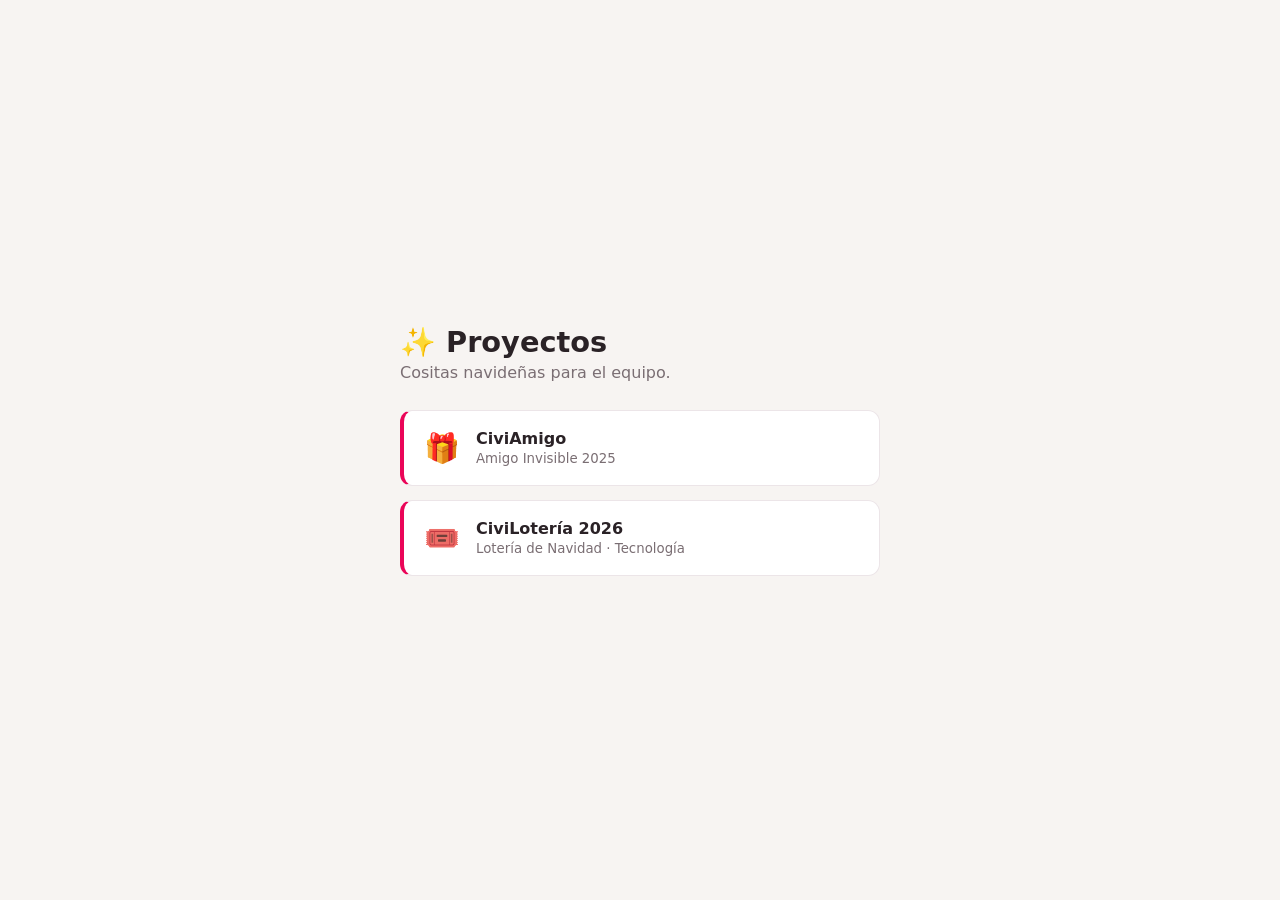
<file: index.html>
<!DOCTYPE html>
<html lang="es">
<head>
    <meta charset="UTF-8">
    <meta name="viewport" content="width=device-width, initial-scale=1.0">
    <title>r3steban</title>
    <style>
        * { box-sizing: border-box; margin: 0; padding: 0; }

        body {
            min-height: 100vh;
            font-family: system-ui, -apple-system, 'Segoe UI', sans-serif;
            background: #F7F4F2;
            color: #2A2226;
            display: flex;
            align-items: center;
            justify-content: center;
            padding: 24px 16px;
        }

        main { width: 100%; max-width: 480px; }

        h1 { font-size: 1.8rem; margin-bottom: 4px; }
        p { color: #7A6E73; margin-bottom: 28px; }

        ul { list-style: none; display: grid; gap: 14px; }

        a {
            display: flex;
            align-items: center;
            gap: 16px;
            padding: 18px 20px;
            background: #fff;
            border: 1px solid #ECE5E8;
            border-left: 4px solid #EA0558;
            border-radius: 12px;
            text-decoration: none;
            color: inherit;
            transition: transform .15s ease, box-shadow .15s ease;
        }
        a:hover { transform: translateX(4px); box-shadow: 0 6px 18px rgba(234, 5, 88, .12); }

        .icon { font-size: 1.8rem; }
        strong { display: block; }
        small { color: #7A6E73; }
    </style>
</head>
<body>
    <main>
        <h1>✨ Proyectos</h1>
        <p>Cositas navideñas para el equipo.</p>
        <ul>
            <li>
                <a href="civiamigo2025/">
                    <span class="icon">🎁</span>
                    <span><strong>CiviAmigo</strong><small>Amigo Invisible 2025</small></span>
                </a>
            </li>
            <li>
                <a href="civiloteria2026/">
                    <span class="icon">🎟️</span>
                    <span><strong>CiviLotería 2026</strong><small>Lotería de Navidad · Tecnología</small></span>
                </a>
            </li>
        </ul>
    </main>
</body>
</html>
</file>
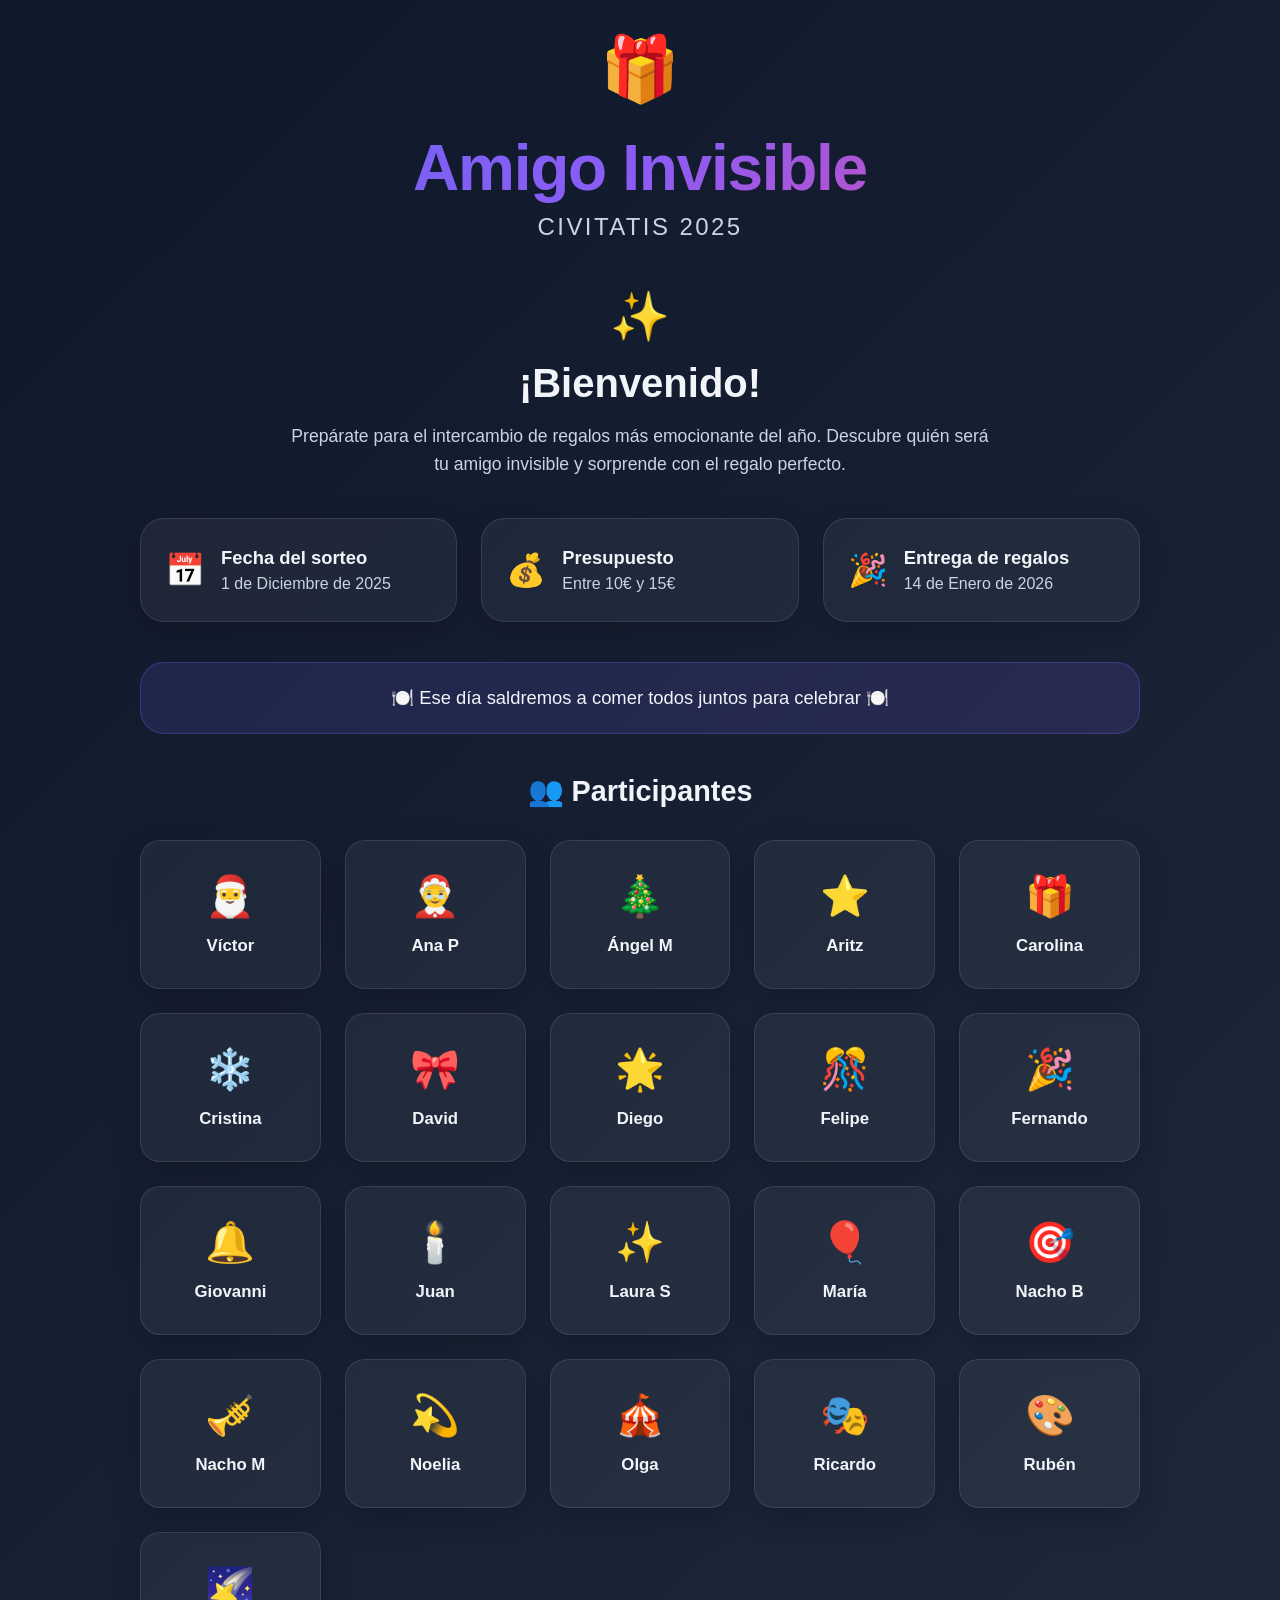
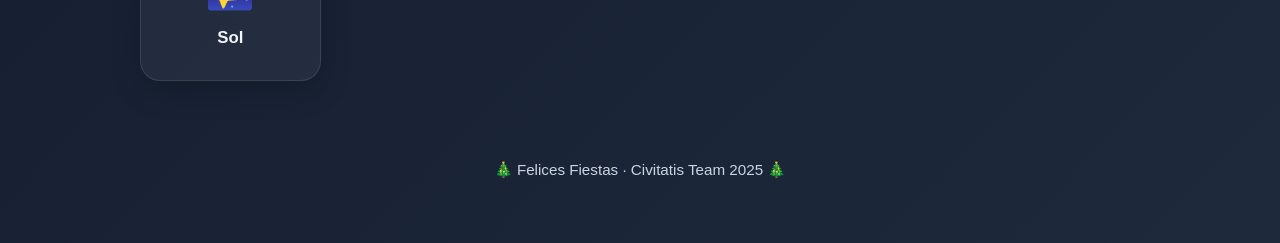
<file: civiamigo/index.html>
<!DOCTYPE html>
<html lang="es">
<head>
    <meta charset="UTF-8">
    <meta name="viewport" content="width=device-width, initial-scale=1.0">
    <title>Amigo Invisible 2025 - Civitatis</title>
    <link rel="stylesheet" href="styles.css">
</head>
<body>
    <div class="snow-container">
        <div class="snowflake">❄</div>
        <div class="snowflake">❅</div>
        <div class="snowflake">❆</div>
        <div class="snowflake">❄</div>
        <div class="snowflake">❅</div>
        <div class="snowflake">❆</div>
    </div>

    <div class="container">
        <header class="header">
            <div class="logo">
                <span class="gift-icon">🎁</span>
            </div>
            <h1 class="title">Amigo Invisible</h1>
            <p class="subtitle">Civitatis 2025</p>
        </header>

        <main class="main-content">
            <div class="welcome-section">
                <div class="card-icon">✨</div>
                <h2>¡Bienvenido!</h2>
                <p>Prepárate para el intercambio de regalos más emocionante del año. 
                   Descubre quién será tu amigo invisible y sorprende con el regalo perfecto.</p>
            </div>

            <div class="info-section">
                <div class="info-item">
                    <span class="info-icon">📅</span>
                    <div class="info-text">
                        <strong>Fecha del sorteo</strong>
                        <p>1 de Diciembre de 2025</p>
                    </div>
                </div>
                
                <div class="info-item">
                    <span class="info-icon">💰</span>
                    <div class="info-text">
                        <strong>Presupuesto</strong>
                        <p>Entre 10€ y 15€</p>
                    </div>
                </div>
                
                <div class="info-item">
                    <span class="info-icon">🎉</span>
                    <div class="info-text">
                        <strong>Entrega de regalos</strong>
                        <p>14 de Enero de 2026</p>
                    </div>
                </div>
            </div>

            <div class="lunch-section">
                <p>🍽️ Ese día saldremos a comer todos juntos para celebrar 🍽️</p>
            </div>

            <div class="participants-section">
                <h3>👥 Participantes</h3>
                <div class="participants-grid">
                    <div class="participant-card">
                        <span class="participant-emoji">🎅</span>
                        <span class="participant-name">Víctor</span>
                    </div>
                    <div class="participant-card">
                        <span class="participant-emoji">🤶</span>
                        <span class="participant-name">Ana P</span>
                    </div>
                    <div class="participant-card">
                        <span class="participant-emoji">🎄</span>
                        <span class="participant-name">Ángel M</span>
                    </div>
                    <div class="participant-card">
                        <span class="participant-emoji">⭐</span>
                        <span class="participant-name">Aritz</span>
                    </div>
                    <div class="participant-card">
                        <span class="participant-emoji">🎁</span>
                        <span class="participant-name">Carolina</span>
                    </div>
                    <div class="participant-card">
                        <span class="participant-emoji">❄️</span>
                        <span class="participant-name">Cristina</span>
                    </div>
                    <div class="participant-card">
                        <span class="participant-emoji">🎀</span>
                        <span class="participant-name">David</span>
                    </div>
                    <div class="participant-card">
                        <span class="participant-emoji">🌟</span>
                        <span class="participant-name">Diego</span>
                    </div>
                    <div class="participant-card">
                        <span class="participant-emoji">🎊</span>
                        <span class="participant-name">Felipe</span>
                    </div>
                    <div class="participant-card">
                        <span class="participant-emoji">🎉</span>
                        <span class="participant-name">Fernando</span>
                    </div>
                    <div class="participant-card">
                        <span class="participant-emoji">🔔</span>
                        <span class="participant-name">Giovanni</span>
                    </div>
                    <div class="participant-card">
                        <span class="participant-emoji">🕯️</span>
                        <span class="participant-name">Juan</span>
                    </div>
                    <div class="participant-card">
                        <span class="participant-emoji">✨</span>
                        <span class="participant-name">Laura S</span>
                    </div>
                    <div class="participant-card">
                        <span class="participant-emoji">🎈</span>
                        <span class="participant-name">María</span>
                    </div>
                    <div class="participant-card">
                        <span class="participant-emoji">🎯</span>
                        <span class="participant-name">Nacho B</span>
                    </div>
                    <div class="participant-card">
                        <span class="participant-emoji">🎺</span>
                        <span class="participant-name">Nacho M</span>
                    </div>
                    <div class="participant-card">
                        <span class="participant-emoji">💫</span>
                        <span class="participant-name">Noelia</span>
                    </div>
                    <div class="participant-card">
                        <span class="participant-emoji">🎪</span>
                        <span class="participant-name">Olga</span>
                    </div>
                    <div class="participant-card">
                        <span class="participant-emoji">🎭</span>
                        <span class="participant-name">Ricardo</span>
                    </div>
                    <div class="participant-card">
                        <span class="participant-emoji">🎨</span>
                        <span class="participant-name">Rubén</span>
                    </div>
                    <div class="participant-card" id="sol-card">
                        <span class="participant-emoji">🌠</span>
                        <span class="participant-name">Sol</span>
                    </div>
                </div>
            </div>
        </main>

        <footer class="footer">
            <p>🎄 Felices Fiestas · Civitatis Team 2025 🎄</p>
        </footer>
    </div>

    <script>
        let solClickCount = 0;
        let solTimeout;
        const solCard = document.getElementById('sol-card');

        solCard.addEventListener('click', function() {
            solClickCount++;
            
            clearTimeout(solTimeout);
            solTimeout = setTimeout(() => {
                solClickCount = 0;
            }, 1000);

            if (solClickCount === 3) {
                solClickCount = 0;
                triggerSunEasterEgg();
            }
        });

        function triggerSunEasterEgg() {
            for (let i = 0; i < 15; i++) {
                setTimeout(() => {
                    createFloatingSun();
                }, i * 100);
            }
        }

        function createFloatingSun() {
            const sun = document.createElement('div');
            sun.className = 'floating-sun';
            sun.textContent = '☀️';
            sun.style.left = Math.random() * 100 + '%';
            sun.style.animationDuration = (Math.random() * 2 + 3) + 's';
            document.body.appendChild(sun);

            setTimeout(() => {
                sun.remove();
            }, 5000);
        }
    </script>
</body>
</html>
</file>
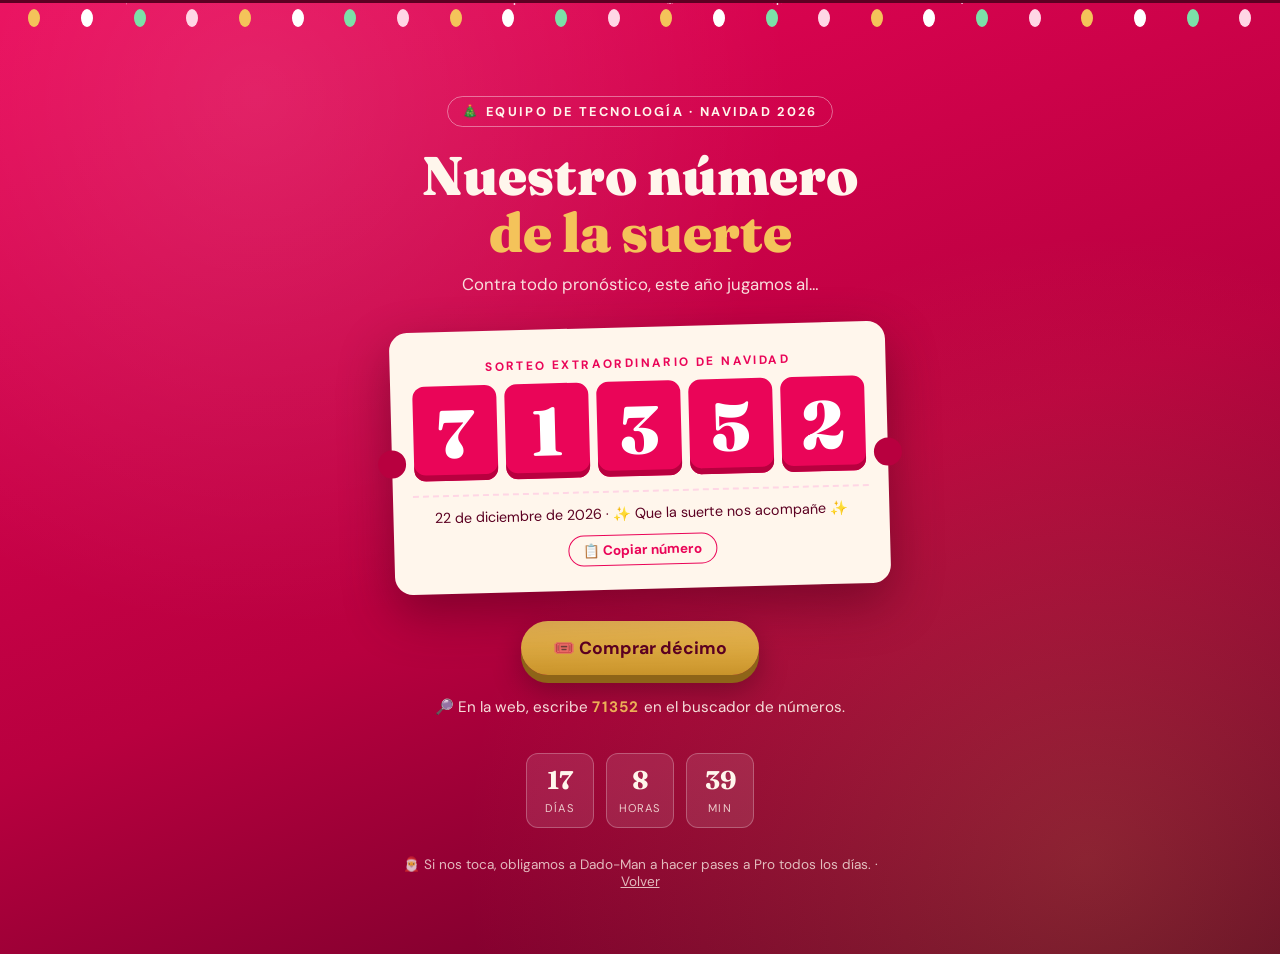
<file: civiloteria2026/index.html>
<!DOCTYPE html>
<html lang="es">
<head>
    <meta charset="UTF-8">
    <meta name="viewport" content="width=device-width, initial-scale=1.0">
    <title>CiviLotería 2026 - Tecnología</title>
    <link rel="preconnect" href="https://fonts.googleapis.com">
    <link rel="stylesheet" href="https://fonts.googleapis.com/css2?family=Fraunces:opsz,wght@9..144,700;9..144,900&family=DM+Sans:wght@400;500;700&display=swap">
    <style>
        :root {
            --pink: #EA0558;
            --pink-dark: #B8003F;
            --pink-deep: #5C0022;
            --pink-soft: #FFD6E5;
            --cream: #FFF6EC;
            --gold: #F4C35A;
            --gold-dark: #C9932A;
            --green: #1F6B4A;
        }

        * { box-sizing: border-box; margin: 0; padding: 0; }

        body {
            min-height: 100vh;
            font-family: 'DM Sans', sans-serif;
            color: var(--cream);
            background:
                radial-gradient(circle at 20% 10%, rgba(255, 255, 255, 0.12), transparent 40%),
                radial-gradient(circle at 85% 90%, rgba(244, 195, 90, 0.18), transparent 45%),
                linear-gradient(160deg, var(--pink) 0%, var(--pink-dark) 55%, var(--pink-deep) 100%);
            overflow-x: hidden;
            display: flex;
            align-items: center;
            justify-content: center;
            padding: 24px 16px;
        }

        /* Nieve */
        .snow { position: fixed; inset: 0; pointer-events: none; z-index: 0; }
        .flake {
            position: absolute;
            top: -20px;
            color: #fff;
            opacity: 0.8;
            animation: fall linear infinite;
        }
        @keyframes fall {
            to { transform: translateY(110vh) rotate(360deg); }
        }

        /* Guirnalda de luces */
        .lights {
            position: fixed;
            top: 0; left: 0; right: 0;
            display: flex;
            justify-content: space-around;
            padding: 0 8px;
            z-index: 1;
            border-top: 3px solid var(--pink-deep);
        }
        .bulb {
            width: 12px; height: 18px;
            border-radius: 50%;
            margin-top: 6px;
            animation: twinkle 1.6s ease-in-out infinite;
        }
        .bulb:nth-child(4n+1) { background: var(--gold); color: var(--gold); }
        .bulb:nth-child(4n+2) { background: #fff; color: #fff; animation-delay: .4s; }
        .bulb:nth-child(4n+3) { background: #7CE0A8; color: #7CE0A8; animation-delay: .8s; }
        .bulb:nth-child(4n+4) { background: var(--pink-soft); color: var(--pink-soft); animation-delay: 1.2s; }
        @keyframes twinkle {
            0%, 100% { opacity: 1; box-shadow: 0 0 12px 2px currentColor; }
            50% { opacity: .35; box-shadow: none; }
        }

        .card {
            position: relative;
            z-index: 2;
            width: 100%;
            max-width: 560px;
            text-align: center;
            padding: 48px 32px 40px;
            margin-top: 24px;
        }

        .eyebrow {
            display: inline-block;
            font-size: .8rem;
            font-weight: 700;
            letter-spacing: .18em;
            text-transform: uppercase;
            padding: 6px 14px;
            border: 1px solid rgba(255, 255, 255, .4);
            border-radius: 999px;
            margin-bottom: 20px;
        }

        h1 {
            font-family: 'Fraunces', serif;
            font-weight: 900;
            font-size: clamp(2.2rem, 7vw, 3.4rem);
            line-height: 1.05;
            margin-bottom: 12px;
        }
        h1 span { color: var(--gold); }

        .lead {
            font-size: 1.05rem;
            opacity: .9;
            margin-bottom: 32px;
        }

        /* Décimo */
        .ticket {
            position: relative;
            background: var(--cream);
            color: var(--pink-deep);
            border-radius: 18px;
            padding: 28px 20px 24px;
            box-shadow: 0 20px 50px rgba(60, 0, 20, .45);
            margin-bottom: 32px;
            transform: rotate(-1.5deg);
            transition: transform .3s ease;
        }
        .ticket:hover { transform: rotate(0deg) scale(1.02); }
        .ticket::before, .ticket::after {
            content: '';
            position: absolute;
            top: 50%;
            width: 28px; height: 28px;
            border-radius: 50%;
            background: var(--pink-dark);
            transform: translateY(-50%);
        }
        .ticket::before { left: -14px; }
        .ticket::after { right: -14px; }

        .ticket-label {
            font-size: .75rem;
            font-weight: 700;
            letter-spacing: .2em;
            text-transform: uppercase;
            color: var(--pink);
            margin-bottom: 10px;
        }

        .number {
            display: flex;
            justify-content: center;
            gap: 8px;
            margin-bottom: 14px;
        }
        .digit {
            font-family: 'Fraunces', serif;
            font-weight: 900;
            font-size: clamp(2.4rem, 11vw, 4.2rem);
            width: 1.25em;
            padding: 6px 0;
            border-radius: 12px;
            background: var(--pink);
            color: #fff;
            box-shadow: inset 0 -6px 0 var(--pink-dark);
            animation: pop .6s cubic-bezier(.3, 1.6, .5, 1) backwards;
        }
        .digit:nth-child(2) { animation-delay: .1s; }
        .digit:nth-child(3) { animation-delay: .2s; }
        .digit:nth-child(4) { animation-delay: .3s; }
        .digit:nth-child(5) { animation-delay: .4s; }
        @keyframes pop {
            from { transform: scale(0) rotate(-20deg); opacity: 0; }
        }

        .ticket-meta {
            font-size: .9rem;
            border-top: 2px dashed var(--pink-soft);
            padding-top: 12px;
        }

        .copy {
            margin-top: 12px;
            background: none;
            border: 1px solid var(--pink);
            color: var(--pink);
            font: inherit;
            font-size: .85rem;
            font-weight: 700;
            padding: 6px 14px;
            border-radius: 999px;
            cursor: pointer;
        }
        .copy:hover { background: var(--pink); color: #fff; }

        .cta {
            display: inline-flex;
            align-items: center;
            gap: 10px;
            font-weight: 700;
            font-size: 1.1rem;
            text-decoration: none;
            color: var(--pink-deep);
            background: linear-gradient(180deg, var(--gold) 0%, var(--gold-dark) 100%);
            padding: 16px 32px;
            border-radius: 999px;
            box-shadow: 0 8px 0 #8E6418, 0 14px 30px rgba(0, 0, 0, .3);
            transition: transform .15s ease, box-shadow .15s ease;
        }
        .cta:hover { transform: translateY(-2px); }
        .cta:active { transform: translateY(6px); box-shadow: 0 2px 0 #8E6418, 0 6px 14px rgba(0, 0, 0, .3); }

        .hint {
            margin-top: 22px;
            font-size: .95rem;
            opacity: .9;
        }
        .hint strong {
            color: var(--gold);
            letter-spacing: .08em;
        }

        .countdown {
            margin-top: 36px;
            display: flex;
            justify-content: center;
            gap: 12px;
        }
        .count-box {
            min-width: 68px;
            padding: 10px 6px;
            background: rgba(255, 255, 255, .1);
            border: 1px solid rgba(255, 255, 255, .25);
            border-radius: 12px;
        }
        .count-box strong {
            display: block;
            font-family: 'Fraunces', serif;
            font-size: 1.6rem;
        }
        .count-box small { font-size: .7rem; text-transform: uppercase; letter-spacing: .1em; opacity: .8; }

        .footnote {
            margin-top: 28px;
            font-size: .85rem;
            opacity: .75;
        }
        .back { color: inherit; }

        @media (prefers-reduced-motion: reduce) {
            *, *::before, *::after { animation: none !important; transition: none !important; }
        }
    </style>
</head>
<body>
    <div class="lights" aria-hidden="true"></div>
    <div class="snow" aria-hidden="true"></div>

    <main class="card">
        <div class="eyebrow">🎄 Equipo de Tecnología · Navidad 2026</div>
        <h1>Nuestro número <span>de la suerte</span></h1>
        <p class="lead">Contra todo pronóstico, este año jugamos al…</p>

        <div class="ticket">
            <div class="ticket-label">Sorteo Extraordinario de Navidad</div>
            <div class="number" aria-label="Número 71352">
                <span class="digit">7</span>
                <span class="digit">1</span>
                <span class="digit">3</span>
                <span class="digit">5</span>
                <span class="digit">2</span>
            </div>
            <div class="ticket-meta">22 de diciembre de 2026 · ✨ Que la suerte nos acompañe ✨</div>
            <button class="copy" type="button" id="copy">📋 Copiar número</button>
        </div>

        <a class="cta" href="https://www.loteriabarquillo10.es/loteria-de-navidad/comprar-loteria-de-navidad" target="_blank" rel="noopener">
            🎟️ Comprar décimo
        </a>
        <p class="hint">🔎 En la web, escribe <strong>71352</strong> en el buscador de números.</p>

        <div class="countdown" id="countdown" aria-label="Cuenta atrás para el sorteo">
            <div class="count-box"><strong id="d">--</strong><small>días</small></div>
            <div class="count-box"><strong id="h">--</strong><small>horas</small></div>
            <div class="count-box"><strong id="m">--</strong><small>min</small></div>
        </div>

        <p class="footnote">🎅 Si nos toca, obligamos a Dado-Man a hacer pases a Pro todos los días. · <a class="back" href="../">Volver</a></p>
    </main>

    <script>
        const NUMBER = '71352';
        const DRAW_DATE = new Date('2026-12-22T09:00:00+01:00');

        const lights = document.querySelector('.lights');
        for (let i = 0; i < 24; i++) {
            lights.appendChild(Object.assign(document.createElement('span'), { className: 'bulb' }));
        }

        const snow = document.querySelector('.snow');
        const flakes = ['❄', '❅', '❆', '✦'];
        for (let i = 0; i < 30; i++) {
            const flake = document.createElement('span');
            flake.className = 'flake';
            flake.textContent = flakes[i % flakes.length];
            flake.style.left = Math.random() * 100 + 'vw';
            flake.style.fontSize = 10 + Math.random() * 16 + 'px';
            flake.style.animationDuration = 6 + Math.random() * 8 + 's';
            flake.style.animationDelay = -Math.random() * 12 + 's';
            snow.appendChild(flake);
        }

        const copyBtn = document.getElementById('copy');
        copyBtn.addEventListener('click', async () => {
            try {
                await navigator.clipboard.writeText(NUMBER);
                copyBtn.textContent = '✅ ¡Copiado!';
            } catch {
                copyBtn.textContent = NUMBER;
            }
            setTimeout(() => { copyBtn.textContent = '📋 Copiar número'; }, 2000);
        });

        function tick() {
            const diff = DRAW_DATE - new Date();
            if (diff <= 0) {
                document.getElementById('countdown').innerHTML = '<p>🍀 ¡Ya ha sido el sorteo! A comprobar el décimo…</p>';
                return;
            }
            document.getElementById('d').textContent = Math.floor(diff / 864e5);
            document.getElementById('h').textContent = Math.floor(diff / 36e5) % 24;
            document.getElementById('m').textContent = Math.floor(diff / 6e4) % 60;
        }
        tick();
        setInterval(tick, 30000);
    </script>
</body>
</html>
</file>
<file: civiamigo/styles.css>
* {
    margin: 0;
    padding: 0;
    box-sizing: border-box;
}

:root {
    --primary-color: #6366f1;
    --secondary-color: #8b5cf6;
    --accent-color: #ec4899;
    --bg-gradient-start: #0f172a;
    --bg-gradient-end: #1e293b;
    --text-light: #f1f5f9;
    --text-muted: #cbd5e1;
    --card-bg: rgba(255, 255, 255, 0.05);
    --card-border: rgba(255, 255, 255, 0.1);
}

body {
    font-family: -apple-system, BlinkMacSystemFont, 'Segoe UI', Roboto, 'Helvetica Neue', Arial, sans-serif;
    background: linear-gradient(135deg, var(--bg-gradient-start) 0%, var(--bg-gradient-end) 100%);
    min-height: 100vh;
    color: var(--text-light);
    position: relative;
    overflow-x: hidden;
}

.snow-container {
    position: fixed;
    top: 0;
    left: 0;
    width: 100%;
    height: 100%;
    pointer-events: none;
    z-index: 1;
    overflow: hidden;
}

.snowflake {
    position: absolute;
    top: -10%;
    color: rgba(255, 255, 255, 0.3);
    font-size: 1.5rem;
    animation: fall linear infinite;
}

.snowflake:nth-child(1) { left: 10%; animation-duration: 10s; animation-delay: 0s; }
.snowflake:nth-child(2) { left: 25%; animation-duration: 12s; animation-delay: 2s; font-size: 2rem; }
.snowflake:nth-child(3) { left: 40%; animation-duration: 14s; animation-delay: 4s; }
.snowflake:nth-child(4) { left: 60%; animation-duration: 11s; animation-delay: 1s; font-size: 1.8rem; }
.snowflake:nth-child(5) { left: 75%; animation-duration: 13s; animation-delay: 3s; }
.snowflake:nth-child(6) { left: 90%; animation-duration: 15s; animation-delay: 5s; font-size: 2.2rem; }

@keyframes fall {
    0% {
        transform: translateY(0) rotate(0deg);
        opacity: 0;
    }
    10% {
        opacity: 1;
    }
    90% {
        opacity: 1;
    }
    100% {
        transform: translateY(110vh) rotate(360deg);
        opacity: 0;
    }
}

.container {
    max-width: 1200px;
    margin: 0 auto;
    padding: 2rem 1rem;
    position: relative;
    z-index: 2;
    min-height: 100vh;
    display: flex;
    flex-direction: column;
}

.header {
    text-align: center;
    margin-bottom: 3rem;
    animation: fadeInDown 0.8s ease-out;
}

.logo {
    margin-bottom: 1.5rem;
}

.gift-icon {
    font-size: 4rem;
    display: inline-block;
    animation: bounce 2s infinite;
}

@keyframes bounce {
    0%, 100% {
        transform: translateY(0);
    }
    50% {
        transform: translateY(-10px);
    }
}

.title {
    font-size: clamp(2.5rem, 6vw, 4rem);
    font-weight: 800;
    background: linear-gradient(135deg, var(--primary-color), var(--secondary-color), var(--accent-color));
    -webkit-background-clip: text;
    -webkit-text-fill-color: transparent;
    background-clip: text;
    margin-bottom: 0.5rem;
    letter-spacing: -0.02em;
}

.subtitle {
    font-size: clamp(1.2rem, 3vw, 1.5rem);
    color: var(--text-muted);
    font-weight: 300;
    letter-spacing: 0.1em;
    text-transform: uppercase;
}

.main-content {
    flex: 1;
    display: flex;
    flex-direction: column;
    gap: 2.5rem;
    animation: fadeInUp 0.8s ease-out 0.2s both;
    max-width: 1000px;
    margin: 0 auto;
    width: 100%;
}

.welcome-section {
    text-align: center;
}

.card-icon {
    font-size: 3rem;
    margin-bottom: 1rem;
}

.welcome-section h2 {
    font-size: clamp(1.8rem, 4vw, 2.5rem);
    margin-bottom: 1rem;
    color: var(--text-light);
}

.welcome-section p {
    color: var(--text-muted);
    line-height: 1.6;
    font-size: 1.1rem;
    max-width: 700px;
    margin: 0 auto;
}

.info-section {
    display: grid;
    grid-template-columns: repeat(auto-fit, minmax(280px, 1fr));
    gap: 1.5rem;
}

.info-item {
    display: flex;
    align-items: center;
    gap: 1rem;
    padding: 1.75rem 1.5rem;
    background: var(--card-bg);
    backdrop-filter: blur(20px);
    border-radius: 1.5rem;
    border: 1px solid var(--card-border);
    box-shadow: 0 10px 30px rgba(0, 0, 0, 0.2);
    transition: all 0.3s ease;
}

.info-item:hover {
    background: rgba(255, 255, 255, 0.1);
    border-color: var(--primary-color);
    transform: translateY(-5px);
    box-shadow: 0 15px 40px rgba(0, 0, 0, 0.3);
}

.info-icon {
    font-size: 2rem;
    flex-shrink: 0;
}

.info-text {
    flex: 1;
}

.info-text strong {
    display: block;
    font-size: 1.15rem;
    margin-bottom: 0.35rem;
    color: var(--text-light);
}

.info-text p {
    color: var(--text-muted);
    font-size: 1rem;
}

.lunch-section {
    text-align: center;
    padding: 1.5rem 2rem;
    background: linear-gradient(135deg, rgba(99, 102, 241, 0.15), rgba(139, 92, 246, 0.15));
    border-radius: 1.5rem;
    border: 1px solid rgba(99, 102, 241, 0.3);
}

.lunch-section p {
    color: var(--text-light);
    font-size: 1.15rem;
    font-weight: 500;
}

.participants-section h3 {
    font-size: 1.8rem;
    margin-bottom: 2rem;
    text-align: center;
    color: var(--text-light);
    font-weight: 700;
}

.participants-grid {
    display: grid;
    grid-template-columns: repeat(auto-fill, minmax(160px, 1fr));
    gap: 1.5rem;
}

.participant-card {
    background: var(--card-bg);
    backdrop-filter: blur(20px);
    border: 1px solid var(--card-border);
    border-radius: 1.25rem;
    padding: 2rem 1.5rem;
    display: flex;
    flex-direction: column;
    align-items: center;
    gap: 1rem;
    transition: all 0.3s ease;
    cursor: default;
    box-shadow: 0 10px 30px rgba(0, 0, 0, 0.2);
}

.participant-card:hover {
    background: rgba(255, 255, 255, 0.1);
    border-color: var(--secondary-color);
    transform: translateY(-5px) scale(1.02);
    box-shadow: 0 15px 40px rgba(139, 92, 246, 0.3);
}

.participant-emoji {
    font-size: 2.5rem;
}

.participant-name {
    font-size: 1.05rem;
    color: var(--text-light);
    text-align: center;
    font-weight: 600;
}

.footer {
    text-align: center;
    margin-top: 3rem;
    padding: 2rem 0;
    color: var(--text-muted);
    font-size: 0.95rem;
    animation: fadeIn 0.8s ease-out 0.4s both;
}

.floating-sun {
    position: fixed;
    bottom: -10%;
    font-size: 3rem;
    pointer-events: none;
    z-index: 9999;
    animation: floatUp linear forwards;
}

@keyframes floatUp {
    0% {
        bottom: -10%;
        opacity: 0;
        transform: translateY(0) rotate(0deg);
    }
    10% {
        opacity: 1;
    }
    90% {
        opacity: 1;
    }
    100% {
        bottom: 110%;
        opacity: 0;
        transform: translateY(-50px) rotate(360deg);
    }
}

@keyframes fadeInDown {
    from {
        opacity: 0;
        transform: translateY(-20px);
    }
    to {
        opacity: 1;
        transform: translateY(0);
    }
}

@keyframes fadeInUp {
    from {
        opacity: 0;
        transform: translateY(20px);
    }
    to {
        opacity: 1;
        transform: translateY(0);
    }
}

@keyframes fadeIn {
    from {
        opacity: 0;
    }
    to {
        opacity: 1;
    }
}

@media (max-width: 768px) {
    .container {
        padding: 1.5rem 1rem;
    }
    
    .header {
        margin-bottom: 2rem;
    }
    
    .gift-icon {
        font-size: 3rem;
    }
    
    .main-content {
        gap: 2rem;
    }
    
    .info-section {
        grid-template-columns: 1fr;
        gap: 1rem;
    }
    
    .info-item {
        padding: 1.25rem 1rem;
    }
    
    .info-icon {
        font-size: 1.5rem;
    }
    
    .lunch-section {
        padding: 1.25rem 1.5rem;
    }
    
    .lunch-section p {
        font-size: 1rem;
    }
    
    .participants-grid {
        grid-template-columns: repeat(auto-fill, minmax(140px, 1fr));
        gap: 1rem;
    }
    
    .participant-card {
        padding: 1.5rem 1rem;
    }
}

@media (max-width: 480px) {
    .snowflake {
        font-size: 1.2rem;
    }
    
    .welcome-section p {
        font-size: 1rem;
    }
    
    .info-text strong {
        font-size: 1rem;
    }
    
    .info-text p {
        font-size: 0.95rem;
    }
    
    .participants-grid {
        grid-template-columns: repeat(2, 1fr);
        gap: 0.85rem;
    }
    
    .participant-emoji {
        font-size: 2rem;
    }
    
    .participant-name {
        font-size: 0.95rem;
    }
    
    .participant-card {
        padding: 1.25rem 0.75rem;
    }
}
</file>
